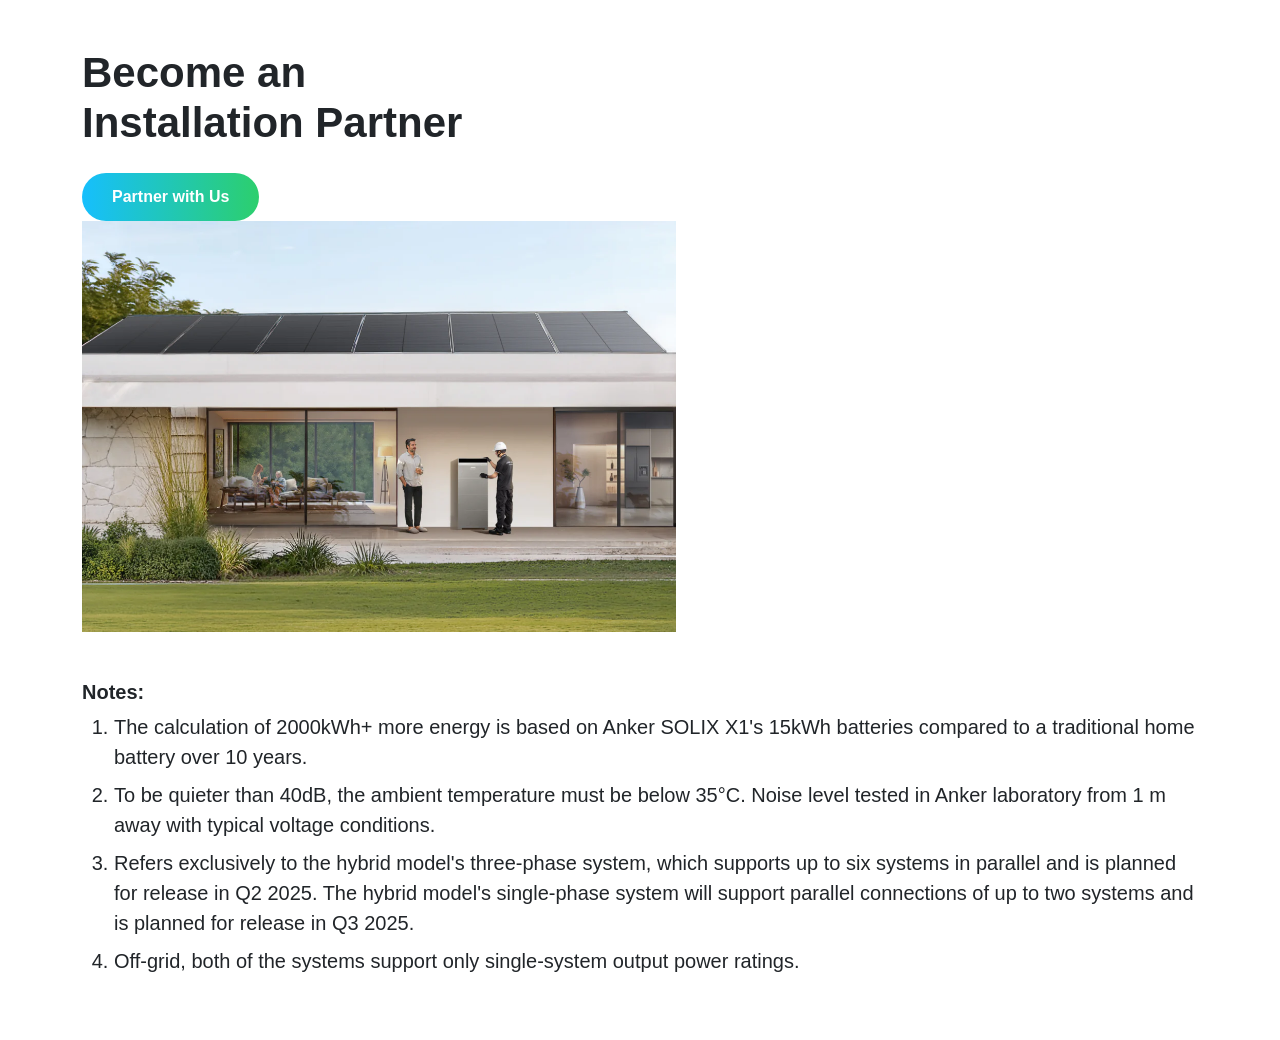
<file: become.html>
<!DOCTYPE html>
<html lang="en">
<head>
  <meta charset="UTF-8"/>
  <meta name="viewport" content="width=device-width, initial-scale=1.0"/>
  <title>Installation Partner</title>
  <link href="https://cdn.jsdelivr.net/npm/bootstrap@5.3.2/dist/css/bootstrap.min.css"
    rel="stylesheet"
  />

  <style>
    body {
      font-family: "Arial", sans-serif;
      background:#ffffff;
    }
    .btn-gradient {
      display:inline-block;
      padding:12px 30px;
      background:linear-gradient(90deg,#16bffd,#2ccf6d);
      color:#fff;
      border-radius:50px;
      font-weight:600;
      text-decoration:none;
      margin-top: 857;
    }
    .notes li{margin-bottom:8px;
      font-style: medium;
      font-size: 20px;
      text-align: left;
      font-weight: 500;
    }
  </style>
</head>
<body>

  <div class="container py-5">
    <div class="row align-items-center">
      <div class="col-lg-6 mb-4 mb-lg-0">
        <h1 class="fw-bold" style="font-size:42px; line-height:1.2;">
          Become an<br/>Installation Partner
        </h1>
        <a href="#" class="btn-gradient mt-3">Partner with Us</a>
      </div>
      <div class="foto">
        <img src="assets/images/5.png" alt="House Image" class="img-fluid" width="594" height="411">
      </div>
    </div>

    <div class="mt-5 notes">
      <h5 class="fw-bold">Notes:</h5>
      <ol class="mt-2">
        <li>The calculation of 2000kWh+ more energy is based on Anker SOLIX X1's 15kWh batteries compared to a traditional home battery over 10 years.</li>
        <li>To be quieter than 40dB, the ambient temperature must be below 35°C. Noise level tested in Anker laboratory from 1 m away with typical voltage conditions.</li>
        <li>Refers exclusively to the hybrid model's three-phase system, which supports up to six systems in parallel and is planned for release in Q2 2025. The hybrid model's single-phase system will support parallel connections of up to two systems and is planned for release in Q3 2025.</li>
        <li>Off-grid, both of the systems support only single-system output power ratings.</li>
      </ol>
    </div>
  </div>

  <script src="https://cdn.jsdelivr.net/npm/bootstrap@5.3.2/dist/js/bootstrap.bundle.min.js"></script>
</body>
</html>
</file>
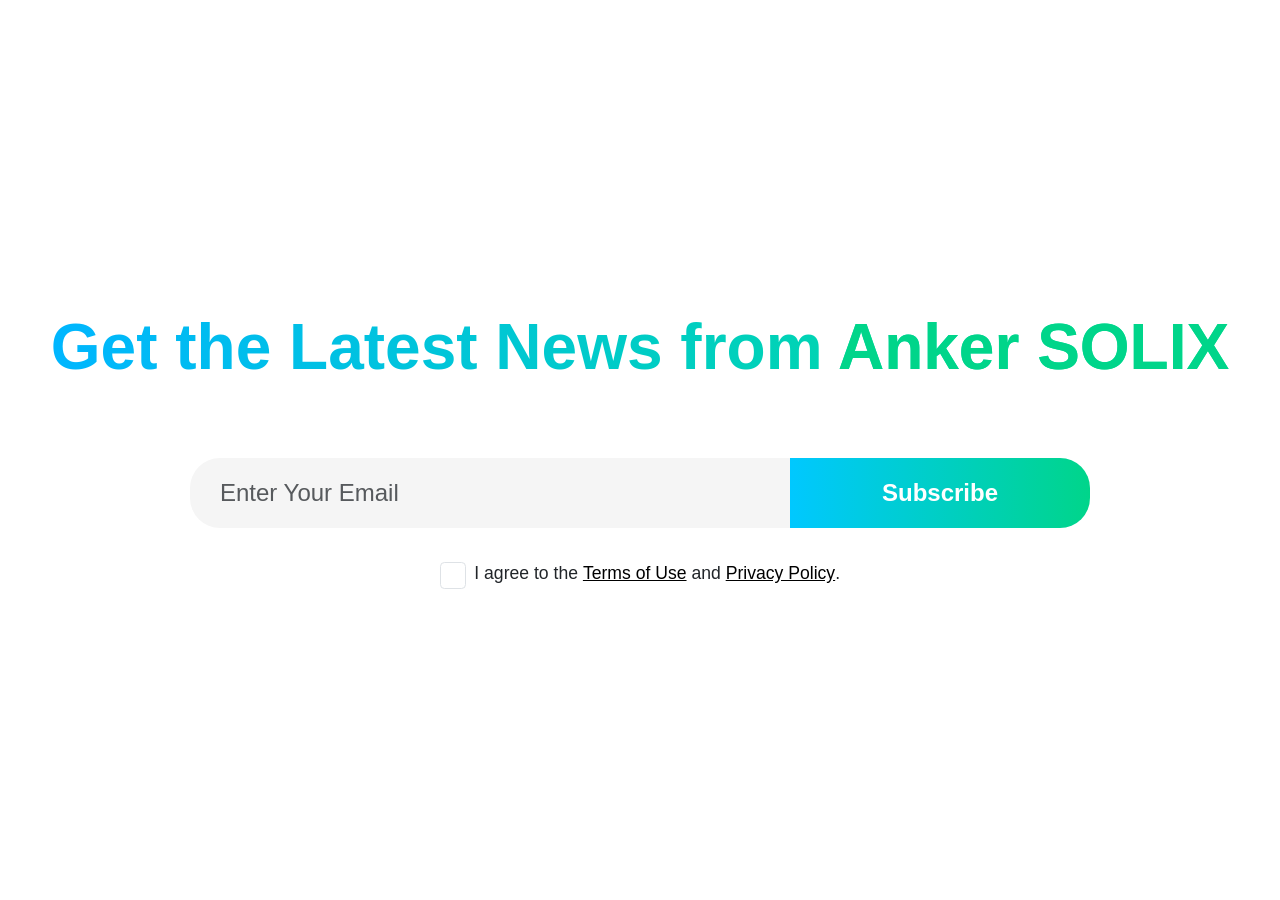
<file: email.html>
<!DOCTYPE html>
<html lang="en">
<head>
    <meta charset="UTF-8">
    <meta name="viewport" content="width=device-width, initial-scale=1.0">
    <title>Email</title>
    <link href="https://cdn.jsdelivr.net/npm/bootstrap@5.3.2/dist/css/bootstrap.min.css" rel="stylesheet">
    <style>
        body {
            background: #fff;
            font-family: Arial, sans-serif;
        }
        .newsletter-section {
            min-height: 100vh;
            display: flex;
            flex-direction: column;
            justify-content: center;
            align-items: center;
            text-align: center;
            padding: 20px;
        }
        .newsletter-title {
            font-size: 4rem;
            font-weight: 700;
            background: linear-gradient(90deg, #00B6FF, #00E38C);
            -webkit-background-clip: text;
            background-clip: text;
            color: transparent;
            margin-bottom: 3rem;
            line-height: 1.2;
            display: inline-block;
        }
        .newsletter-title span {
            color: #00d58a;
        }
        .form-control {
            border-radius: 30px 0 0 30px;
            border: none;
            box-shadow: none;
            height: 70px;
            padding-left: 30px;
            font-size: 1.5rem;
            min-width: 600px;
            background-color: #f5f5f5;
        }
        @keyframes gradientMove {
            0% {
                background-position: 0% 50%;
            }
            50% {
                background-position: 100% 50%;
            }
            100% {
                background-position: 0% 50%;
            }
        }

        .btn-subscribe {
            border-radius: 0 30px 30px 0;
            background: linear-gradient(90deg, #00c8ff, #00d58a, #00c8ff);
            background-size: 200% auto;
            color: white;
            font-weight: 600;
            padding: 0 70px;
            font-size: 1.5rem;
            border: none;
            height: 70px;
            min-width: 300px;
            animation: gradientMove 5s ease infinite;
            transition: all 0.3s ease;
        }

        .btn-subscribe:hover {
            transform: translateY(-2px);
            box-shadow: 0 5px 15px rgba(0, 197, 255, 0.4);
        }
        .terms {
            font-size: 1.1rem;
            margin-top: 30px;
        }
        .form-check-input {
            width: 1.5em;
            height: 1.5em;
            margin-top: 0.25em;
        }
        .terms a {
            text-decoration: underline;
            color: black;
            font-weight: 500;
        }

        @media (max-width: 768px) {
            .newsletter-title {
                font-size: 2.2rem;
                margin-bottom: 2rem;
                padding: 0 15px;
                line-height: 1.1;
            }
            
            .form-control {
                min-width: 100%;
                height: 60px;
                font-size: 1.1rem;
                border-radius: 30px !important;
                margin-bottom: 10px;
            }
            
            .btn-subscribe {
                min-width: 100%;
                height: 60px;
                font-size: 1.2rem;
                border-radius: 30px !important;
                padding: 0 20px;
                animation: gradientMove 5s ease infinite;
            }
            
            .terms {
                font-size: 0.9rem;
                margin-top: 20px;
                padding: 0 15px;
            }
            
            form {
                flex-direction: column;
                width: 90% !important;
                max-width: 100% !important;
                margin: 0 auto;
            }
            
            .form-check-input {
                width: 1.25em;
                height: 1.25em;
            }
        }
    </style>
</head>
<body>

<div class="newsletter-section">
    <h2 class="newsletter-title">
        Get the Latest News from <span>Anker SOLIX</span>
    </h2>

    <form class="d-flex justify-content-center mt-4" style="max-width:600px; width:100%;">
        <input type="email" class="form-control" placeholder="Enter Your Email">
        <button type="submit" class="btn btn-subscribe">Subscribe</button>
    </form>

    <div class="terms form-check d-flex justify-content-center align-items-center gap-2">
        <input class="form-check-input" type="checkbox" id="termsCheck">
        <label class="form-check-label" for="termsCheck">
            I agree to the <a href="#">Terms of Use</a> and <a href="#">Privacy Policy</a>.
        </label>
    </div>
</div>

</body>
</html>
</file>
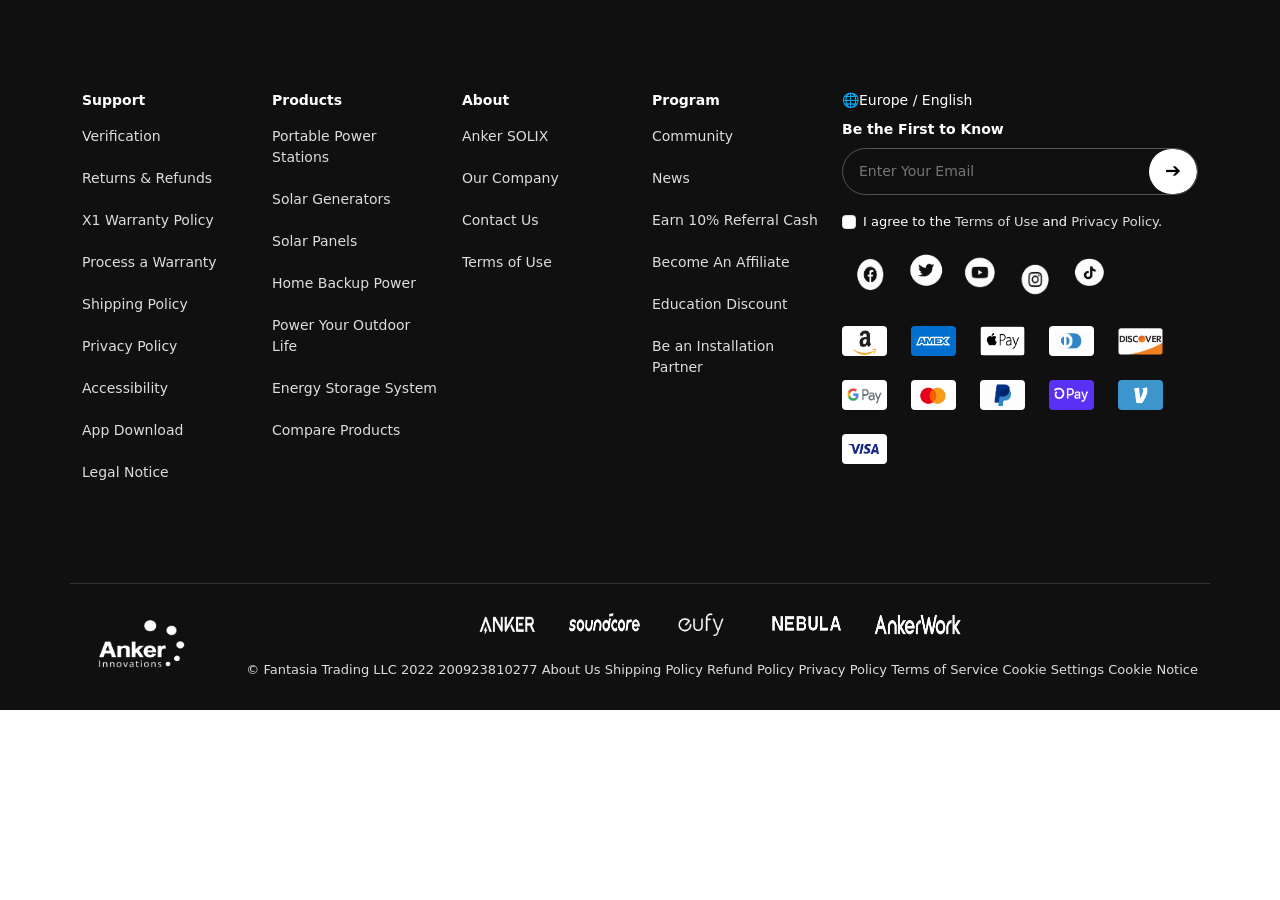
<file: footer.html>
<!DOCTYPE html>
<html lang="en">

<head>
  <meta charset="UTF-8">
  <meta name="viewport" content="width=device-width, initial-scale=1.0">
  <title>Footer</title>
  <link href="https://cdn.jsdelivr.net/npm/bootstrap@5.3.2/dist/css/bootstrap.min.css" rel="stylesheet">

  <style>
    .footer {
      background:#101010;
      color:#fff;
      padding:90px 0 30px;
      font-size:14px;
    }
    .footer a {
      color:#ddd;
      text-decoration:none;
    }
    .footer a:hover {
      color:#fff;
      text-decoration:none;
    }
    .footer .title {
      font-weight:600;
      margin-bottom:15px;
    }
    .newsletter-form {
  display: flex;
  border: 1px solid #555;
  border-radius: 30px;
  overflow: hidden;
  margin-bottom: 1rem;
}

.newsletter-form input {
  flex: 1;
  padding: 0.75rem 1rem;
  border: none;
  background-color: transparent;
  color: white;
  outline: none;
  border-radius: 999px;
}

.newsletter-form button {
  background-color: white;
  color: black;
  border: none;
  padding: 0 1rem;
  cursor: pointer;
  font-size: 1.2rem;
  border-radius: 1500px;
}

.terms-checkbox {
  font-size: 0.8rem;
}

    .copyright {
      border-top:1px solid #333;
      margin-top:60px;
      padding-top:25px;
      font-size:13px;
      color:#aaa;
    }
    .payment-icons {
  margin-top: 20px;
}

.payment-icon {
  background-color: #fff;
  padding: 10px;
  border-radius: 8px;
  display: inline-flex;
  align-items: center;
  justify-content: center;
  box-shadow: 0 2px 6px rgba(0,0,0,0.1);
}
.payment-icon img {
  display: block;
  max-width: 100%;
  height: auto;
}

  </style>
</head>

<body>
  <footer class="footer">
    <div class="container">
      <div class="row">
        <div class="col-md-2 mb-4">
          <div class="title">Support</div>
          <ul class="list-unstyled">
            <li><a href="#">Verification</a></li>
            <br>
            <li><a href="#">Returns & Refunds</a></li>
            <br>
            <li><a href="#">X1 Warranty Policy</a></li>
            <br>
            <li><a href="#">Process a Warranty</a></li>
            <br>
            <li><a href="#">Shipping Policy</a></li>
            <br>
            <li><a href="#">Privacy Policy</a></li>
            <br>
            <li><a href="#">Accessibility</a></li>
            <br>
            <li><a href="#">App Download</a></li>
            <br>
            <li><a href="#">Legal Notice</a></li>
          </ul>
        </div>

        <div class="col-md-2 mb-4">
          <div class="title">Products</div>
          <ul class="list-unstyled">
            <li><a href="#">Portable Power Stations</a></li>
            <br>
            <li><a href="#">Solar Generators</a></li>
            <br>
            <li><a href="#">Solar Panels</a></li>
            <br>
            <li><a href="#">Home Backup Power</a></li>
            <br>
            <li><a href="#">Power Your Outdoor Life</a></li>
            <br>
            <li><a href="#">Energy Storage System</a></li>
            <br>
            <li><a href="#">Compare Products</a></li>
          </ul>
        </div>

        <div class="col-md-2 mb-4">
          <div class="title">About</div>
          <ul class="list-unstyled">
            <li><a href="#">Anker SOLIX</a></li>
            <br>
            <li><a href="#">Our Company</a></li>
            <br>
            <li><a href="#">Contact Us</a></li>
            <br>
            <li><a href="#">Terms of Use</a></li>
          </ul>
        </div>

        <div class="col-md-2 mb-4">
          <div class="title">Program</div>
          <ul class="list-unstyled">
            <li><a href="#">Community</a></li>
            <br>
            <li><a href="#">News</a></li>
            <br>
            <li><a href="#">Earn 10% Referral Cash</a></li>
            <br>
            <li><a href="#">Become An Affiliate</a></li>
            <br>
            <li><a href="#">Education Discount</a></li>
            <br>
            <li><a href="#">Be an Installation Partner</a></li>
          </ul>
        </div>

        <div class="col-md-4">
          <p class="mb-2"> 🌐Europe / English</p>
          <p class="mb-2 fw-semibold">Be the First to Know</p>
          <form class="newsletter-form">
    <input type="email" placeholder="Enter Your Email" required>
    <button type="submit">➔</button>
  </form>
          <div class="form-check mb-3">
            <input class="form-check-input" type="checkbox" id="check"/>
            <label class="form-check-label" for="check" style="font-size:13px;">
              I agree to the <a href="#">Terms of Use</a> and <a href="#">Privacy Policy</a>.
            </label>
          </div>
          <div class="d-flex gap-2 mb-3">
            <span> 
              <a href="#" target="_blank">
      <img src="assets/images/facebook.png" alt="facebook" width="55" height="50" class="rounded-3">
    </a>
  </span>
            <span> <a href="#" target="_blank">
      <img src="assets/images/x.png" alt="x" width="45" height="40" class="rounded-3">
    </a>
  </span>
  <span> 
              <a href="#" target="_blank">
      <img src="assets/images/yt.png" alt="yt" width="45" height="45" class="rounded-3">
    </a>
  </span>
            <span> <a href="#" target="_blank">
      <img src="assets/images/instagram.png" alt="ig" width="50" height="55" class="rounded-3">
    </a>
  </span>
  <span> 
    <a href="#" target="_blank">
      <img src="assets/images/tiktok.png" alt="tt" width="40" height="40" class="rounded-1">
    </a>
  </span>
          </div>
          <div class="d-flex flex-wrap gap-4 payment-icons">
  <span>
    <a href="#" target="_blank">
      <img src="assets/images/amazon.png" alt="amazon" width="45" height="30" class="rounded-1">
    </a>
  </span>
  <span>
    <a href="#" target="_blank">
      <img src="assets/images/amex.png" alt="amex" width="45" height="30" class="rounded-1">
    </a>
  </span>
  <span>
    <a href="#" target="_blank">
      <img src="assets/images/applepay.png" alt="Apple Pay" width="45" height="30" class="rounded-1">
    </a>
  </span>
  <span>
    <a href="#" target="_blank">
      <img src="assets/images/discovery.png" alt="discovery" width="45" height="30" class="rounded-1">
    </a>
  </span>
  <span>
    <a href="#" target="_blank">
      <img src="assets/images/discover.png" alt="discover" width="45" height="30" class="rounded-1">
    </a>
  </span>
  <span>
    <a href="#" target="_blank">
      <img src="assets/images/Google-Pay-logo.png" alt="Google Pay" width="45" height="30" class="rounded-1">
    </a>
  </span>
  <span>
    <a href="#" target="_blank">
      <img src="assets/images/mastercard.png" alt="Mastercard" width="45" height="30" class="rounded-1">
    </a>
  </span>
  <span>
    <a href="#" target="_blank">
      <img src="assets/images/palpay.png" alt="PalPay" width="45" height="30" class="rounded-1">
    </a>
  </span>
  <span>
    <a href="#" target="_blank">
      <img src="assets/images/opay.png" alt="OPay" width="45" height="30" class="rounded-1">
    </a>
  </span>
  <span>
    <a href="#" target="_blank">
      <img src="assets/images/venmo.png" alt="Venmo" width="45" height="30" class="rounded-1">
    </a>
  </span>
  <span>
    <a href="#" target="_blank">
      <img src="assets/images/visa.png" alt="Visa" width="45" height="30" class="rounded-1">
    </a>
  </span>
 </div>
</div>
      <div class="copyright d-flex justify-content-between flex-wrap">
        <div>
          <img src="assets/images/logo.png" height="70" width="116.55" alt="logo">
        </div>
        <div class="horizontal-line"></div>
        <div class="footer-copyright">
  <div class="brand-logos d-flex flex-wrap justify-content-center gap-4 mb-3">
    <img src="assets/images/logo anker.png" alt="ANKER" width="60" height="30">
    <img src="assets/images/soundcore.png" alt="Soundcore" width="85" height="35">
    <img src="assets/images/eufy.png" alt="Eufy" width="70" height="30">
    <img src="assets/images/nebula.png" alt="Nebula" width="80" height="30">
    <img src="assets/images/ankerw.png" alt="AnkerWork" width="100" height="30 ">
  </div>

  <div class="copyright-text text-center">
        <div class="policy-links justify-content-left gap-2"></div>
      <a class="mb-2">&copy; Fantasia Trading LLC 2022 200923810277</a>
      <a href="#">About Us</a>
      <a href="#">Shipping Policy</a>
      <a href="#">Refund Policy</a>
      <a href="#">Privacy Policy</a>
      <a href="#">Terms of Service</a>
      <a href="#">Cookie Settings</a>
      <a href="#">Cookie Notice</a>
    </div>
  </div>
</div>

  </footer>

  <script src="https://cdn.jsdelivr.net/npm/bootstrap@5.3.2/dist/js/bootstrap.bundle.min.js"></script>
</body>
</html>
</file>
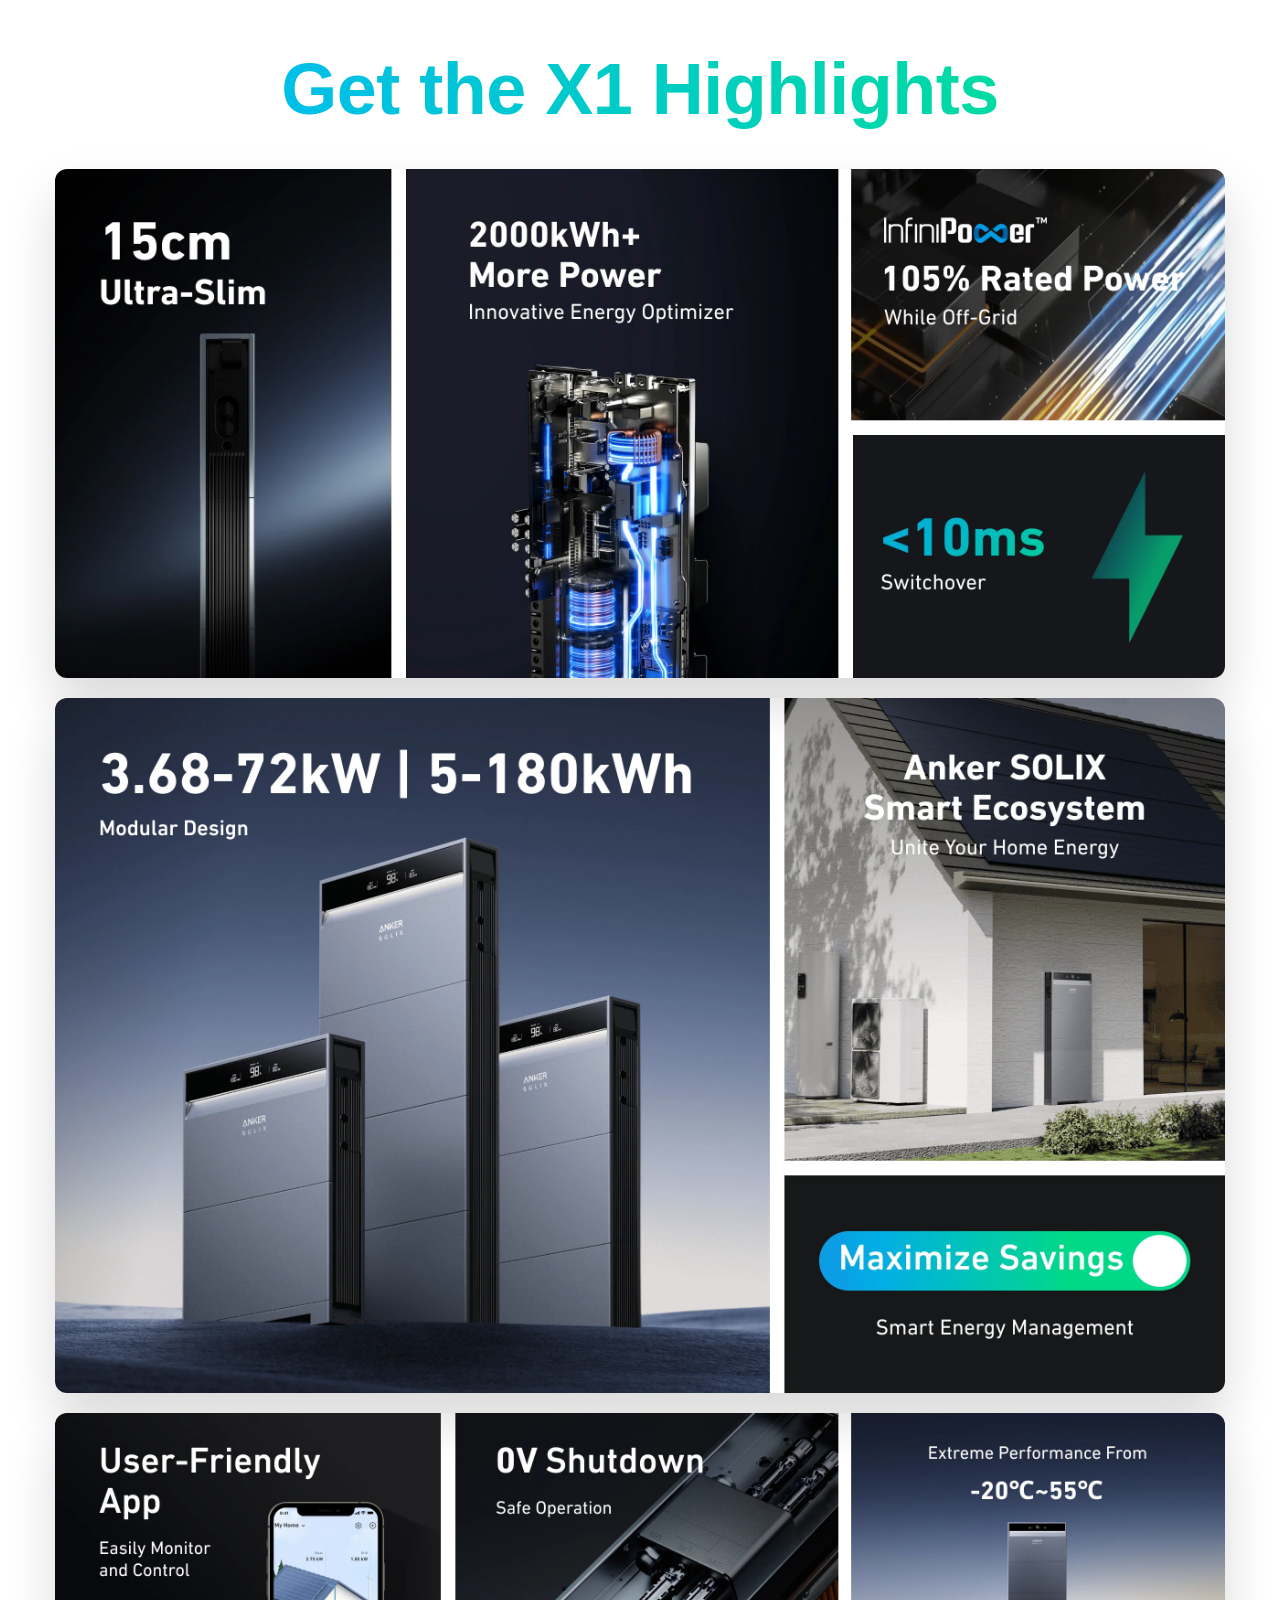
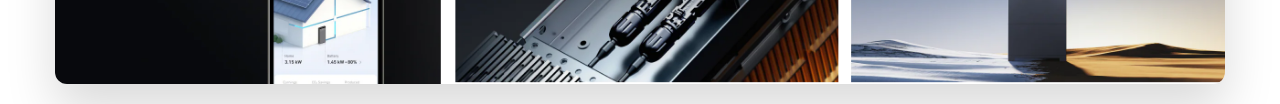
<file: highlights.html>
<!DOCTYPE html>
<html lang="en">
<head>
    <meta charset="UTF-8">
    <meta name="viewport" content="width=device-width, initial-scale=1.0">
    <title>highlights</title>
    <link href="https://cdn.jsdelivr.net/npm/bootstrap@5.3.3/dist/css/bootstrap.min.css" rel="stylesheet">
    <style>
        body {
            font-family: Arial, sans-serif;
            background-color: #fff;
        }
        .highlight-title {
            text-align: center;
            font-weight: 700;
            font-size: 4.5rem;
            background: linear-gradient(90deg, #00B6FF, #00E38C);
            -webkit-background-clip: text;
            -webkit-text-fill-color: transparent;
            margin: 50px 0 40px;
            line-height: 1.1;
            letter-spacing: -0.5px;
        }
        .highlight-img {
            width: 100%;
            border-radius: 12px;
            margin-bottom: 20px;
            opacity: 0;
            transform: perspective(1000px) rotateX(-10deg) translateY(50px) scale(0.95);
            transform-origin: center bottom;
            transition: all 0.8s cubic-bezier(0.68, -0.55, 0.265, 1.55);
            box-shadow: 0 15px 35px rgba(0, 0, 0, 0.1);
            will-change: transform, opacity;
        }

        .highlight-img.visible {
            opacity: 1;
            transform: perspective(1000px) rotateX(0) translateY(0) scale(1);
            box-shadow: 0 25px 50px rgba(0, 0, 0, 0.15);
        }
        .container {
            max-width: 1200px;
            padding: 0 15px;
        }

        .row {
            margin-left: -5px;
            margin-right: -5px;
        }

        .col-12 {
            padding-left: 5px;
            padding-right: 5px;
        }
        @media (max-width: 768px) {
            .highlight-title {
                font-size: 2rem;
                margin: 25px 15px;
                line-height: 1.1;
                padding: 0 10px;
            }
        }
    </style>
</head>
<body>

<div class="container">
    <h2 class="highlight-title">Get the X1 Highlights</h2>

    <div class="row">
        <div class="col-12">
            <img src="assets/img1.webp" alt="Highlight 1" class="highlight-img">
        </div>
        <div class="col-12">
            <img src="assets/img2.webp" alt="Highlight 2" class="highlight-img">
        </div>
        <div class="col-12">
            <img src="assets/img3.webp" alt="Highlight 3" class="highlight-img">
        </div>
    </div>
</div>

<script src="https://cdn.jsdelivr.net/npm/bootstrap@5.3.3/dist/js/bootstrap.bundle.min.js"></script>
<script>
    document.addEventListener('DOMContentLoaded', function() {
        const images = document.querySelectorAll('.highlight-img');

        function isInViewport(element) {
            const rect = element.getBoundingClientRect();
            return (
                rect.top <= (window.innerHeight * 0.8) &&
                rect.bottom >= (window.innerHeight * 0.2)
            );
        }

        function handleScroll() {
            images.forEach((img, index) => {
                if (isInViewport(img) && !img.classList.contains('visible')) {
                    // Set delay yang berbeda untuk setiap gambar
                    setTimeout(() => {
                        img.classList.add('visible');
                    }, index * 100); // 200ms delay antar gambar
                }
            });
        }

        window.addEventListener('scroll', handleScroll);

        handleScroll();
    });
</script>
</body>
</html>
</file>
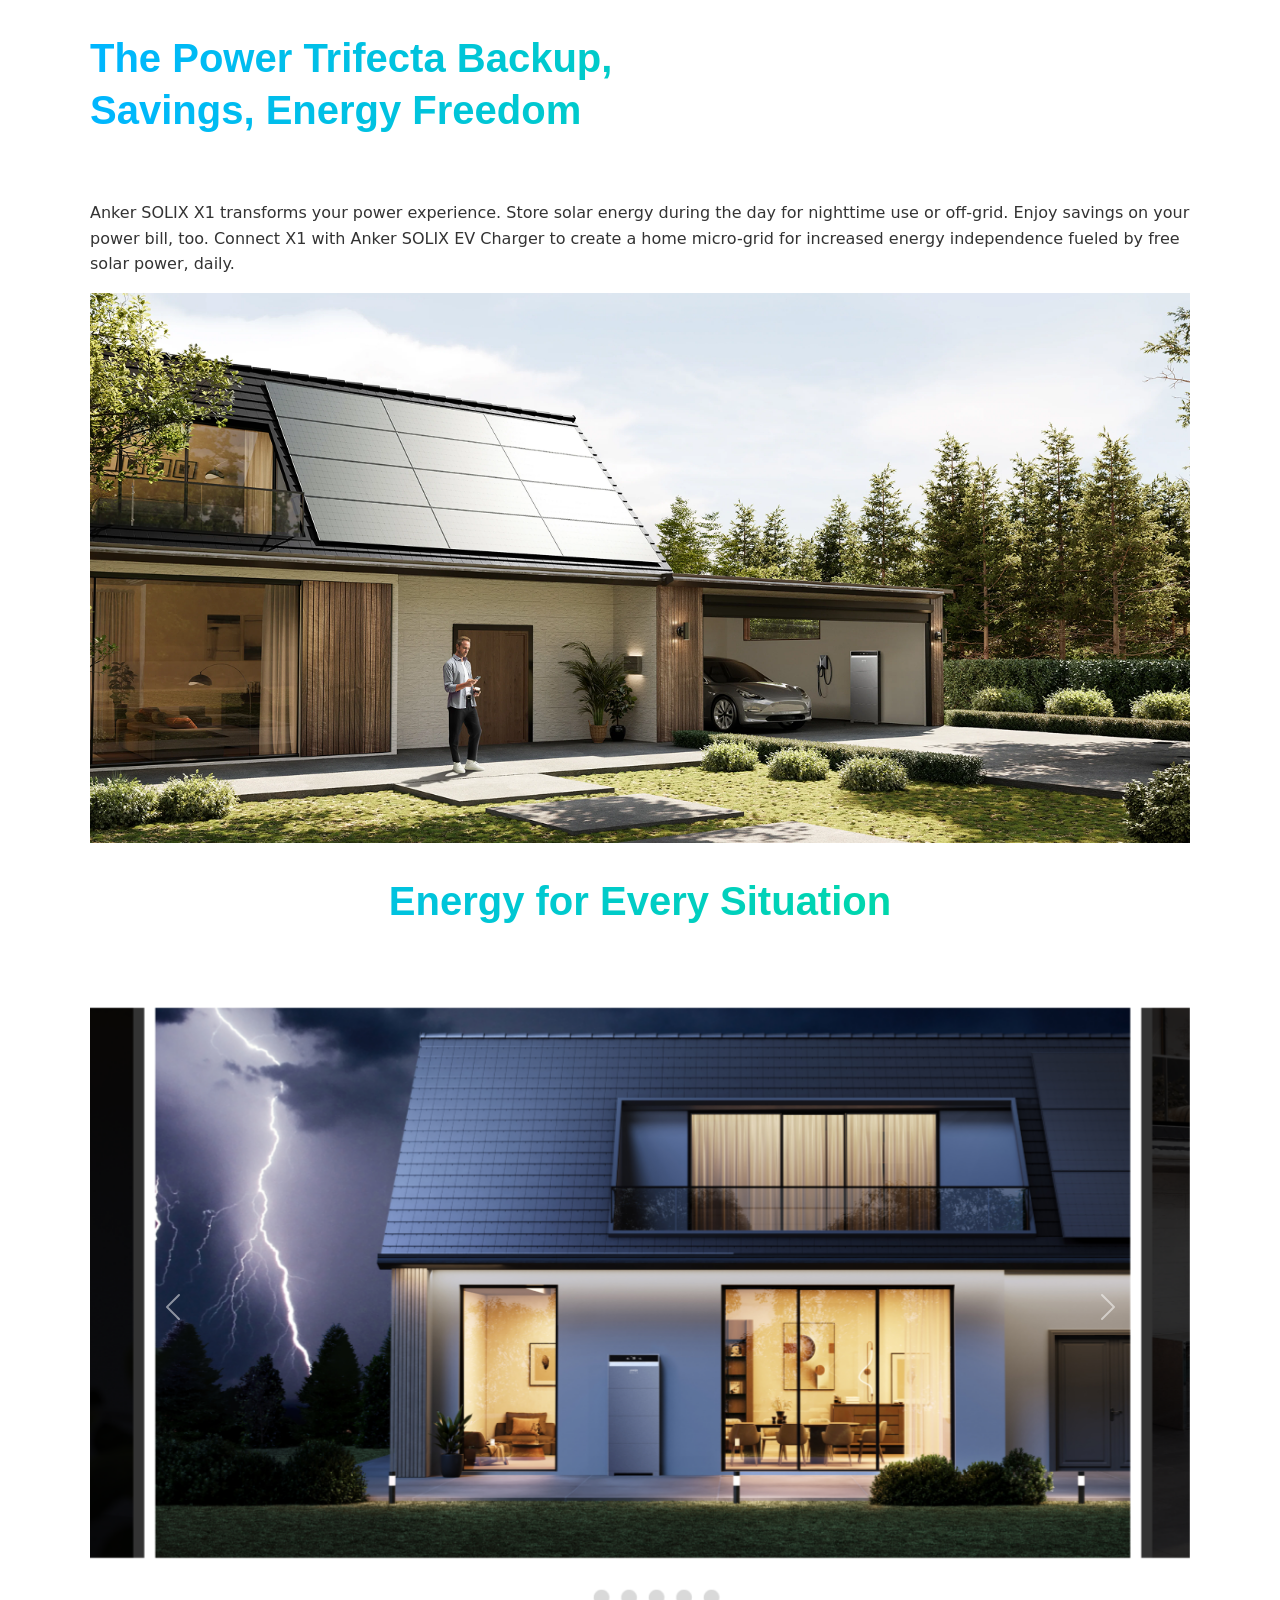
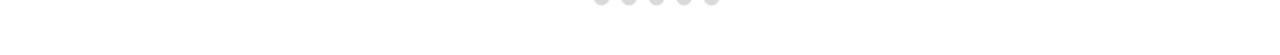
<file: thepower.html>
<!DOCTYPE html>
<html lang="en">
<head>
  <meta charset="UTF-8" />
  <meta name="viewport" content="width=device-width, initial-scale=1.0"/>
  <title>Anker</title>
  <link href="https://cdn.jsdelivr.net/npm/bootstrap@5.3.3/dist/css/bootstrap.min.css" rel="stylesheet">
  <style>
    .container {
      max-width: 1140px;
      padding-left: 20px;
      padding-right: 20px;
    }

    .judul-container {
      text-align: left;
      margin-bottom: 2rem;
      padding: 2rem 0;
    }

    .judul-gradasi {
      font-size: 2.5rem;
      font-weight: bold;
      font-family: 'Inter', sans-serif;
      background: linear-gradient(90deg, #00B6FF, #00E38C);
      -webkit-background-clip: text;
      -webkit-text-fill-color: transparent;
      background-clip: text;
      margin: 0;
      line-height: 1.3;
    }

    .judul-container.centered {
      text-align: center;
    }

    @media (max-width: 768px) {
      .judul-gradasi {
        font-size: 2rem;
      }
    }

    .deskripsi {
      text-align: left;
      color: #333;
      line-height: 1.6;
      margin: 0 auto;
      padding: 0;
    }

    .deskripsi p {
      margin: 0 0 1rem 0;
    }

    .full-width {
      width: 100vw;
      position: relative;
      left: 50%;
      transform: translateX(-50%);
    }

    .logo img {
      width: 100%;
      height: auto;
      max-height: 800px;
      object-fit: cover;
    }

    .carousel-inner img {
      width: 100%;
      height: 600px;
      object-fit: cover;
    }
  </style>
</head>
<body>

  <div class="container">
    <div class="judul-container">
      <h1 class="judul-gradasi">The Power Trifecta Backup,<br>Savings, Energy Freedom</h1>
    </div>
    <div class="deskripsi">
      <p>
        Anker SOLIX X1 transforms your power experience. Store solar energy during the day for nighttime use or off-grid. Enjoy savings on your power bill, too.
        Connect X1 with Anker SOLIX EV Charger to create a home micro-grid for increased energy independence fueled by free solar power, daily.
      </p>
    </div>
  </div>

  <div class="full-width">
    <div class="container">
      <div class="logo">
        <img src="assets/logo anker.png" alt="Anker Logo">
      </div>
    </div>
  </div>

  <div class="container">
    <div class="judul-container centered">
      <h1 class="judul-gradasi">Energy for Every Situation</h1>
    </div>
  </div>

  <div class="container">
    <div id="carouselExampleControls" class="carousel slide" data-bs-ride="carousel" style="margin: 3rem 0;">
      <div class="carousel-inner">
        <div class="carousel-item active">
          <img src="assets/anker slide 1.png" class="d-block w-100" alt="Slide 1">
        </div>
        <div class="carousel-item">
          <img src="assets/anker slide 2.jpg" class="d-block w-100" alt="Slide 2">
        </div>
        <div class="carousel-item">
          <img src="assets/anker slide 4.jpg" class="d-block w-100" alt="Slide 4">
        </div>
      </div>
      <button class="carousel-control-prev" type="button" data-bs-target="#carouselExampleControls" data-bs-slide="prev">
        <span class="carousel-control-prev-icon"></span>
      </button>
      <button class="carousel-control-next" type="button" data-bs-target="#carouselExampleControls" data-bs-slide="next">
        <span class="carousel-control-next-icon"></span>
      </button>
    </div>
  </div>

  <script src="https://cdn.jsdelivr.net/npm/bootstrap@5.3.3/dist/js/bootstrap.bundle.min.js"></script>
</body>
</html>
</file>
